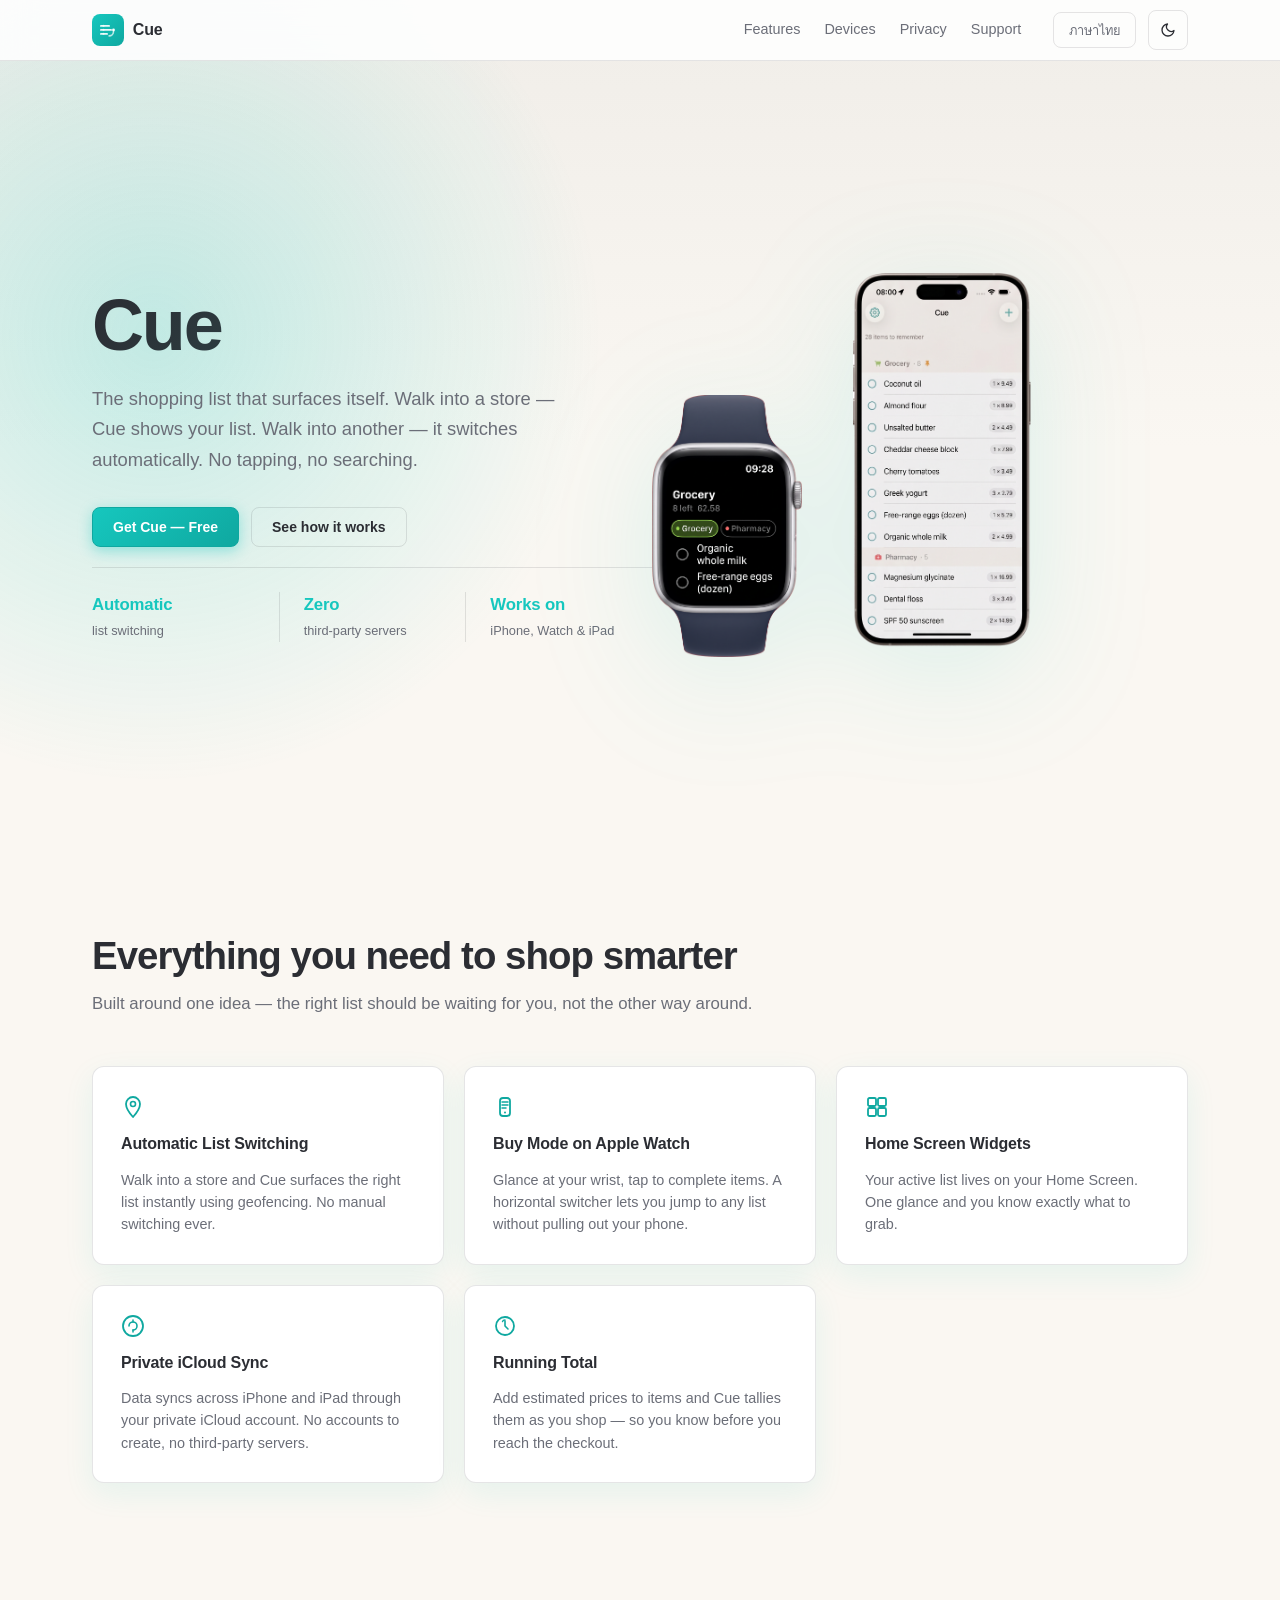
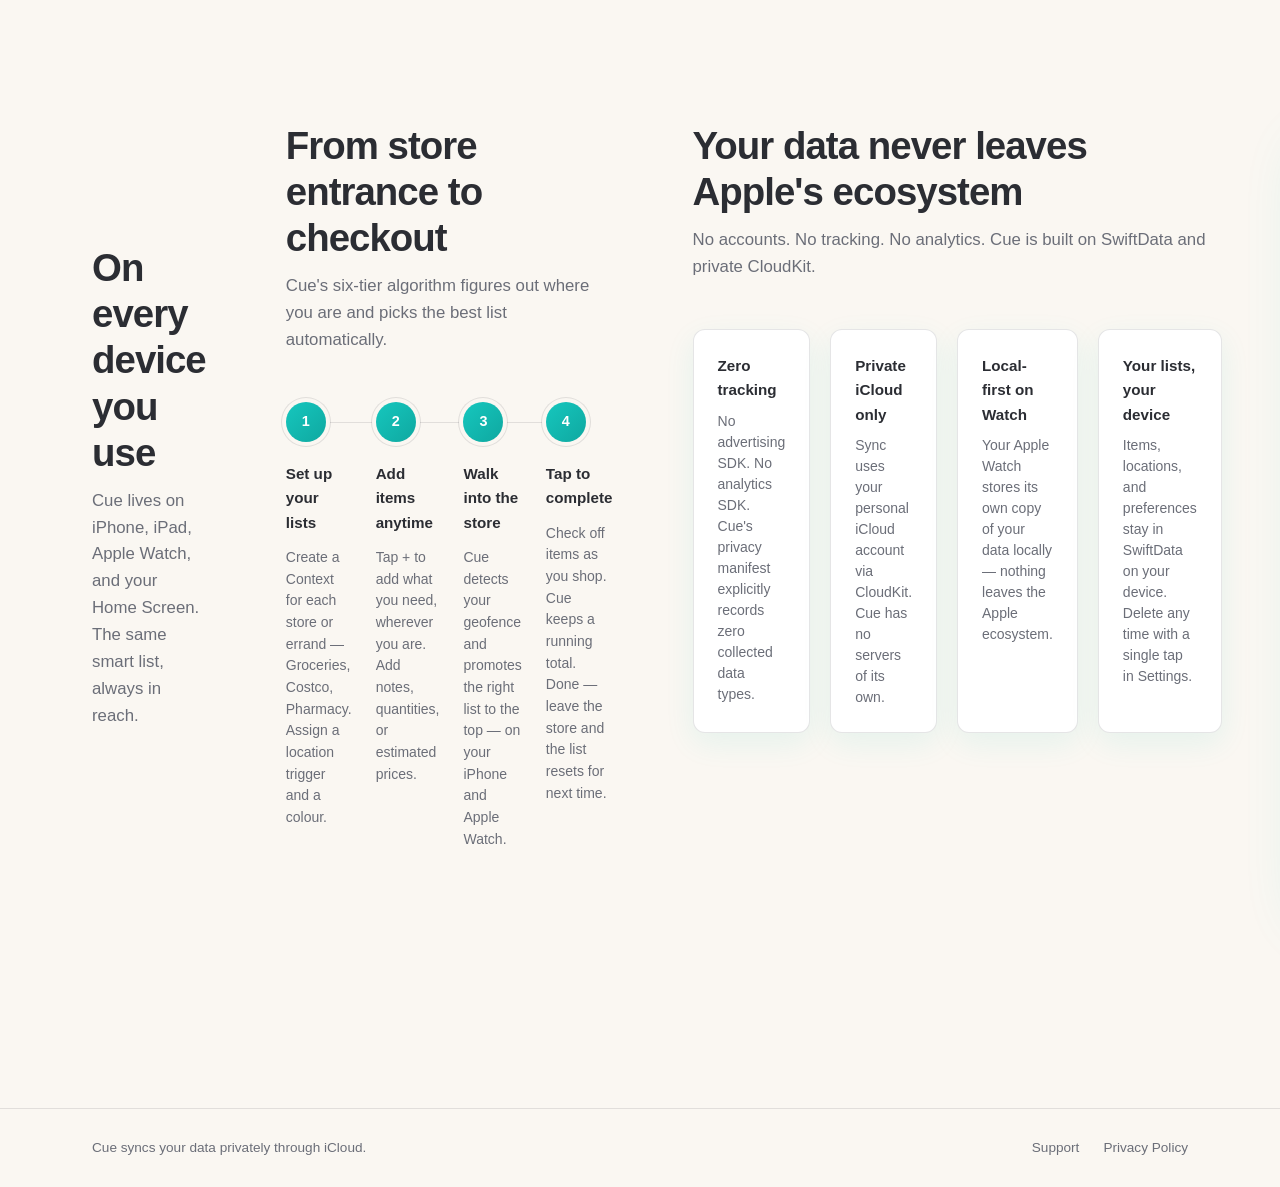
<file: index.html>
<!doctype html>
<html lang="en">
<head>
  <meta charset="utf-8">
  <meta name="viewport" content="width=device-width, initial-scale=1">
  <meta name="description" content="Cue automatically surfaces the right shopping list the moment you walk into a store — no searching, no switching, just buy.">
  <title>Cue | The list that knows where you are.</title>
  <link rel="stylesheet" href="assets/styles.css">
  <script>
    (function() {
      var root = document.documentElement;
      var saved = localStorage.getItem("cue-theme");
      var prefersDark = window.matchMedia("(prefers-color-scheme: dark)").matches;
      root.dataset.theme = saved || (prefersDark ? "dark" : "light");
    })();
  </script>
</head>
<body>
  <a class="skip-link" href="#main">Skip to content</a>

  <!-- 1. HEADER / NAV -->
  <header class="site-header">
    <nav class="nav" aria-label="Primary navigation">
      <a class="brand" href="index.html" aria-label="Cue home">
        <span class="brand-mark" aria-hidden="true">
          <svg width="22" height="22" viewBox="0 0 22 22" fill="none" xmlns="http://www.w3.org/2000/svg" aria-hidden="true">
            <rect x="3" y="6" width="10" height="1.8" rx="0.9" fill="currentColor" opacity="0.9"/>
            <circle cx="6.5" cy="6.9" r="1.1" fill="currentColor" opacity="0.5"/>
            <rect x="3" y="10" width="12" height="1.8" rx="0.9" fill="currentColor" opacity="0.9"/>
            <circle cx="6.5" cy="10.9" r="1.1" fill="currentColor" opacity="0.5"/>
            <rect x="3" y="14" width="8" height="1.8" rx="0.9" fill="currentColor" opacity="0.9"/>
            <circle cx="6.5" cy="14.9" r="1.1" fill="currentColor" opacity="0.5"/>
            <path d="M16.5 12.5 C16.5 14.9 14.5 16.9 12.1 16.9" stroke="currentColor" stroke-width="1.6" stroke-linecap="round" opacity="0.7"/>
            <circle cx="16.5" cy="11" r="1.4" fill="currentColor"/>
          </svg>
        </span>
        <span>Cue</span>
      </a>
      <div class="nav-links">
        <a href="#features" data-i18n="navFeatures">Features</a>
        <a href="#devices" data-i18n="navDevices">Devices</a>
        <a href="#privacy" data-i18n="navPrivacy">Privacy</a>
        <a href="Docs/Support.html" data-i18n="navSupport">Support</a>
      </div>
      <div class="nav-actions">
        <button class="language-toggle" type="button" data-lang-toggle data-i18n="langLabel">ภาษาไทย</button>
        <button class="icon-button" type="button" data-theme-toggle data-i18n-aria="themeLabel" aria-label="Toggle theme">
          <!-- icon injected by JS -->
        </button>
      </div>
    </nav>
  </header>

  <main id="main">

    <!-- 2. HERO -->
    <section class="hero" aria-labelledby="hero-title">
      <div class="hero-copy">
        <h1 id="hero-title" data-i18n="heroTitle">Cue</h1>
        <p data-i18n="heroBody">The shopping list that surfaces itself. Walk into a store — Cue shows your list. Walk into another — it switches automatically. No tapping, no searching.</p>
        <div class="hero-actions">
          <a class="button primary" href="#download" data-i18n="heroCta">Get Cue</a>
          <a class="button secondary" href="#workflow" data-i18n="heroSecondary">See how it works</a>
        </div>
        
        <div class="hero-proof" aria-label="Product highlights">
          <div class="proof-item">
            <strong data-i18n="proofOneValue">Automatic</strong>
            <span data-i18n="proofOneLabel">list switching</span>
          </div>
          <div class="proof-item">
            <strong data-i18n="proofTwoValue">Zero</strong>
            <span data-i18n="proofTwoLabel">third-party servers</span>
          </div>
          <div class="proof-item">
            <strong data-i18n="proofThreeValue">Works on</strong>
            <span data-i18n="proofThreeLabel">iPhone, Watch &amp; iPad</span>
          </div>
        </div>
      </div>
      <div class="hero-mockup" aria-label="Cue app preview">
        <!-- iPhone (anchor, portrait) -->
        <img src="assets/images/cue iphone image.png"
             alt="Cue shopping list on iPhone"
             class="hero-iphone">
        <!-- Apple Watch (overlaid bottom-left of iPhone) -->
        <img src="assets/images/cue watch image.png"
             alt="Cue on Apple Watch"
             class="hero-watch">
      </div>
    </section>

    <!-- 3. FEATURES GRID -->
    <section class="section" id="features" aria-labelledby="features-title">
      <div class="section-header">
        <h2 id="features-title" data-i18n="featuresTitle">Everything you need to shop smarter</h2>
        <p data-i18n="featuresBody">Built around one idea — the right list should be waiting for you, not the other way around.</p>
      </div>
      <div class="feature-grid">

        <article class="feature-card">
          <svg class="feature-icon" width="24" height="24" viewBox="0 0 24 24" fill="none" aria-hidden="true">
            <path d="M12 2C8.13 2 5 5.13 5 9c0 5.25 7 13 7 13s7-7.75 7-13c0-3.87-3.13-7-7-7z" stroke="currentColor" stroke-width="1.8" stroke-linejoin="round"/>
            <circle cx="12" cy="9" r="2.5" stroke="currentColor" stroke-width="1.6"/>
          </svg>
          <h3 data-i18n="featureOneTitle">Automatic List Switching</h3>
          <p data-i18n="featureOneBody">Walk into a store and Cue surfaces the right list instantly using geofencing. No manual switching ever.</p>
        </article>

        <article class="feature-card">
          <svg class="feature-icon" width="24" height="24" viewBox="0 0 24 24" fill="none" aria-hidden="true">
            <rect x="7" y="3" width="10" height="18" rx="3" stroke="currentColor" stroke-width="1.8"/>
            <path d="M9 7h6M9 10h6M9 13h4" stroke="currentColor" stroke-width="1.5" stroke-linecap="round"/>
            <circle cx="12" cy="17.5" r="1" fill="currentColor"/>
          </svg>
          <h3 data-i18n="featureTwoTitle">Buy Mode on Apple Watch</h3>
          <p data-i18n="featureTwoBody">Glance at your wrist, tap to complete items. A horizontal switcher lets you jump to any list without pulling out your phone.</p>
        </article>

        <!-- <article class="feature-card">
          <svg class="feature-icon" width="24" height="24" viewBox="0 0 24 24" fill="none" aria-hidden="true">
            <path d="M12 1v4M12 19v4M4.22 4.22l2.83 2.83M16.95 16.95l2.83 2.83M1 12h4M19 12h4M4.22 19.78l2.83-2.83M16.95 7.05l2.83-2.83" stroke="currentColor" stroke-width="1.6" stroke-linecap="round"/>
            <circle cx="12" cy="12" r="4" stroke="currentColor" stroke-width="1.8"/>
          </svg>
          <h3 data-i18n="featureThreeTitle">Voice Capture</h3>
          <p data-i18n="featureThreeBody">Dictate new items directly from your Apple Watch using Voice Capture. Hands are full? Just say it.</p>
        </article> -->

        <article class="feature-card">
          <svg class="feature-icon" width="24" height="24" viewBox="0 0 24 24" fill="none" aria-hidden="true">
            <rect x="3" y="3" width="8" height="8" rx="1.5" stroke="currentColor" stroke-width="1.8"/>
            <rect x="13" y="3" width="8" height="8" rx="1.5" stroke="currentColor" stroke-width="1.8"/>
            <rect x="3" y="13" width="8" height="8" rx="1.5" stroke="currentColor" stroke-width="1.8"/>
            <rect x="13" y="13" width="8" height="8" rx="1.5" stroke="currentColor" stroke-width="1.8"/>
          </svg>
          <h3 data-i18n="featureFourTitle">Home Screen Widgets</h3>
          <p data-i18n="featureFourBody">Your active list lives on your Home Screen. One glance and you know exactly what to grab.</p>
        </article>

        <article class="feature-card">
          <svg class="feature-icon" width="24" height="24" viewBox="0 0 24 24" fill="none" aria-hidden="true">
            <path d="M12 2C6.48 2 2 6.48 2 12s4.48 10 10 10 10-4.48 10-10S17.52 2 12 2z" stroke="currentColor" stroke-width="1.8"/>
            <path d="M8 12c0-2.21 1.79-4 4-4s4 1.79 4 4-1.79 4-4 4" stroke="currentColor" stroke-width="1.6" stroke-linecap="round"/>
            <path d="M12 8V6M12 18v-2" stroke="currentColor" stroke-width="1.5" stroke-linecap="round"/>
          </svg>
          <h3 data-i18n="featureFiveTitle">Private iCloud Sync</h3>
          <p data-i18n="featureFiveBody">Data syncs across iPhone and iPad through your private iCloud account. No accounts to create, no third-party servers.</p>
        </article>

        <article class="feature-card">
          <svg class="feature-icon" width="24" height="24" viewBox="0 0 24 24" fill="none" aria-hidden="true">
            <circle cx="12" cy="12" r="9" stroke="currentColor" stroke-width="1.8"/>
            <path d="M12 7v5l3 3" stroke="currentColor" stroke-width="1.6" stroke-linecap="round" stroke-linejoin="round"/>
            <path d="M9.5 7.5 C9.5 7.5 10 6 12 6" stroke="currentColor" stroke-width="1.4" stroke-linecap="round"/>
          </svg>
          <h3 data-i18n="featureSixTitle">Running Total</h3>
          <p data-i18n="featureSixBody">Add estimated prices to items and Cue tallies them as you shop — so you know before you reach the checkout.</p>
        </article>

      </div>
    </section>

    <!-- 4. DEVICES / PLATFORM BAND -->
    <section class="section" id="devices" aria-labelledby="devices-title">
      <div class="device-band">
        <div class="section-header">
          <h2 id="devices-title" data-i18n="devicesTitle">On every device you use</h2>
          <p data-i18n="devicesBody">Cue lives on iPhone, iPad, Apple Watch, and your Home Screen. The same smart list, always in reach.</p>
        </div>
        <div class="device-triptych" aria-hidden="true">

          <!-- iPhone panel -->
          <!-- <div class="device-panel iphone-panel">
            <div class="device-panel-label">iPhone</div>
            <div class="dp-list-name">Groceries</div>
            <ul class="dp-list">
              <li><span class="dp-check"></span><span>Oat milk</span></li>
              <li><span class="dp-check active"></span><span>Sourdough bread</span></li>
              <li><span class="dp-check"></span><span>Cherry tomatoes</span></li>
            </ul>
            <div class="dp-switch-row">
              <span class="dp-pill active">Groceries</span>
              <span class="dp-pill">Costco</span>
              <span class="dp-pill">Pharmacy</span>
            </div>
          </div> -->

          <!-- Apple Watch panel -->
          <!-- <div class="device-panel watch-panel">
            <div class="device-panel-label">Apple Watch</div>
            <div class="watch-screen">
              <div class="watch-title">Buy Mode</div>
              <div class="watch-item">
                <div class="watch-ring">
                  <svg viewBox="0 0 28 28" fill="none" xmlns="http://www.w3.org/2000/svg">
                    <circle cx="14" cy="14" r="11" stroke="rgba(255,255,255,0.15)" stroke-width="3"/>
                    <circle cx="14" cy="14" r="11" stroke="#16C7BE" stroke-width="3" stroke-dasharray="55 15" stroke-linecap="round" transform="rotate(-90 14 14)"/>
                  </svg>
                </div>
                <span>Sparkling water</span>
              </div>
              <div class="watch-item">
                <div class="watch-ring">
                  <svg viewBox="0 0 28 28" fill="none" xmlns="http://www.w3.org/2000/svg">
                    <circle cx="14" cy="14" r="11" stroke="rgba(255,255,255,0.15)" stroke-width="3"/>
                    <circle cx="14" cy="14" r="11" stroke="#16C7BE" stroke-width="3" stroke-dasharray="69 1" stroke-linecap="round" transform="rotate(-90 14 14)"/>
                  </svg>
                </div>
                <span>Greek yogurt</span>
              </div>
              <div class="watch-mic">
                <svg width="14" height="14" viewBox="0 0 24 24" fill="none">
                  <rect x="9" y="2" width="6" height="12" rx="3" stroke="white" stroke-width="1.8"/>
                  <path d="M5 10c0 3.87 3.13 7 7 7s7-3.13 7-7" stroke="white" stroke-width="1.6" stroke-linecap="round"/>
                  <path d="M12 17v3" stroke="white" stroke-width="1.6" stroke-linecap="round"/>
                </svg>
              </div>
            </div>
          </div> -->

          <!-- Widget panel -->
          <!-- <div class="device-panel widget-panel">
            <div class="device-panel-label">Widget</div>
            <div class="widget-card">
              <div class="widget-icon">
                <svg width="20" height="20" viewBox="0 0 22 22" fill="none" xmlns="http://www.w3.org/2000/svg">
                  <rect x="3" y="6" width="10" height="1.8" rx="0.9" fill="white" opacity="0.9"/>
                  <rect x="3" y="10" width="12" height="1.8" rx="0.9" fill="white" opacity="0.9"/>
                  <rect x="3" y="14" width="8" height="1.8" rx="0.9" fill="white" opacity="0.9"/>
                  <circle cx="16.5" cy="11" r="1.4" fill="white"/>
                </svg>
              </div>
              <div class="widget-title">Groceries</div>
              <div class="widget-count">3 items remaining</div>
              <div class="widget-items">
                <span>Cherry tomatoes</span>
                <span>Greek yogurt</span>
                <span>Sparkling water</span>
              </div>
            </div>
          </div>

        </div>
      </div>
    </section> -->

    <!-- 5. HOW IT WORKS (TIMELINE) -->
    <section class="section" id="workflow" aria-labelledby="workflow-title">
      <div class="section-header">
        <h2 id="workflow-title" data-i18n="workflowTitle">From store entrance to checkout</h2>
        <p data-i18n="workflowBody">Cue's six-tier algorithm figures out where you are and picks the best list automatically.</p>
      </div>
      <div class="timeline">
        <article class="timeline-item">
          <span class="number">1</span>
          <h3 data-i18n="stepOneTitle">Set up your lists</h3>
          <p data-i18n="stepOneBody">Create a Context for each store or errand — Groceries, Costco, Pharmacy. Assign a location trigger and a colour.</p>
        </article>
        <article class="timeline-item">
          <span class="number">2</span>
          <h3 data-i18n="stepTwoTitle">Add items anytime</h3>
          <p data-i18n="stepTwoBody">Tap + to add what you need, wherever you are. Add notes, quantities, or estimated prices.</p>
        </article>
        <article class="timeline-item">
          <span class="number">3</span>
          <h3 data-i18n="stepThreeTitle">Walk into the store</h3>
          <p data-i18n="stepThreeBody">Cue detects your geofence and promotes the right list to the top — on your iPhone and Apple Watch.</p>
        </article>
        <article class="timeline-item">
          <span class="number">4</span>
          <h3 data-i18n="stepFourTitle">Tap to complete</h3>
          <p data-i18n="stepFourBody">Check off items as you shop. Cue keeps a running total. Done — leave the store and the list resets for next time.</p>
        </article>
      </div>
    </section>

    <!-- 6. PRIVACY / TRUST STRIP -->
    <section class="section" id="privacy" aria-labelledby="privacy-title">
      <div class="section-header">
        <h2 id="privacy-title" data-i18n="privacyTitle">Your data never leaves Apple's ecosystem</h2>
        <p data-i18n="privacyBody">No accounts. No tracking. No analytics. Cue is built on SwiftData and private CloudKit.</p>
      </div>
      <div class="privacy-strip">
        <article class="privacy-item">
          <h3 data-i18n="privacyOneTitle">Zero tracking</h3>
          <p data-i18n="privacyOneBody">No advertising SDK. No analytics SDK. Cue's privacy manifest explicitly records zero collected data types.</p>
        </article>
        <article class="privacy-item">
          <h3 data-i18n="privacyTwoTitle">Private iCloud only</h3>
          <p data-i18n="privacyTwoBody">Sync uses your personal iCloud account via CloudKit. Cue has no servers of its own.</p>
        </article>
        <article class="privacy-item">
          <h3 data-i18n="privacyThreeTitle">Local-first on Watch</h3>
          <p data-i18n="privacyThreeBody">Your Apple Watch stores its own copy of your data locally — nothing leaves the Apple ecosystem.</p>
        </article>
        <article class="privacy-item">
          <h3 data-i18n="privacyFourTitle">Your lists, your device</h3>
          <p data-i18n="privacyFourBody">Items, locations, and preferences stay in SwiftData on your device. Delete any time with a single tap in Settings.</p>
        </article>
      </div>
    </section>

    <!-- 7. DOWNLOAD / FINAL CTA -->
    <section class="section" id="download" aria-labelledby="download-title">
      <div class="download-band">
        <div>
          <h2 id="download-title" data-i18n="finalTitle">Your list, ready when you walk in the door.</h2>
          <p data-i18n="finalBody">Cue is free and works entirely within your Apple ecosystem. Available for iPhone, iPad, and Apple Watch.</p>
        </div>
        <div class="hero-actions">
          <a class="button primary" href="#" data-i18n="finalCta">Download on the App Store</a>
          <a class="button secondary" href="Docs/Support.html" data-i18n="finalSupport">Read support docs</a>
        </div>
      </div>
    </section>

  </main>

  <!-- 8. FOOTER -->
  <footer class="site-footer">
    <div class="footer-inner">
      <span data-i18n="footerTagline">Cue syncs your data privately through iCloud.</span>
      <div class="footer-links">
        <a href="Docs/Support.html" data-i18n="navSupport">Support</a>
        <a href="Docs/Privacy.html" data-i18n="navDocsPrivacy">Privacy Policy</a>
      </div>
    </div>
  </footer>

  <script src="assets/site.js"></script>
</body>
</html>
</file>
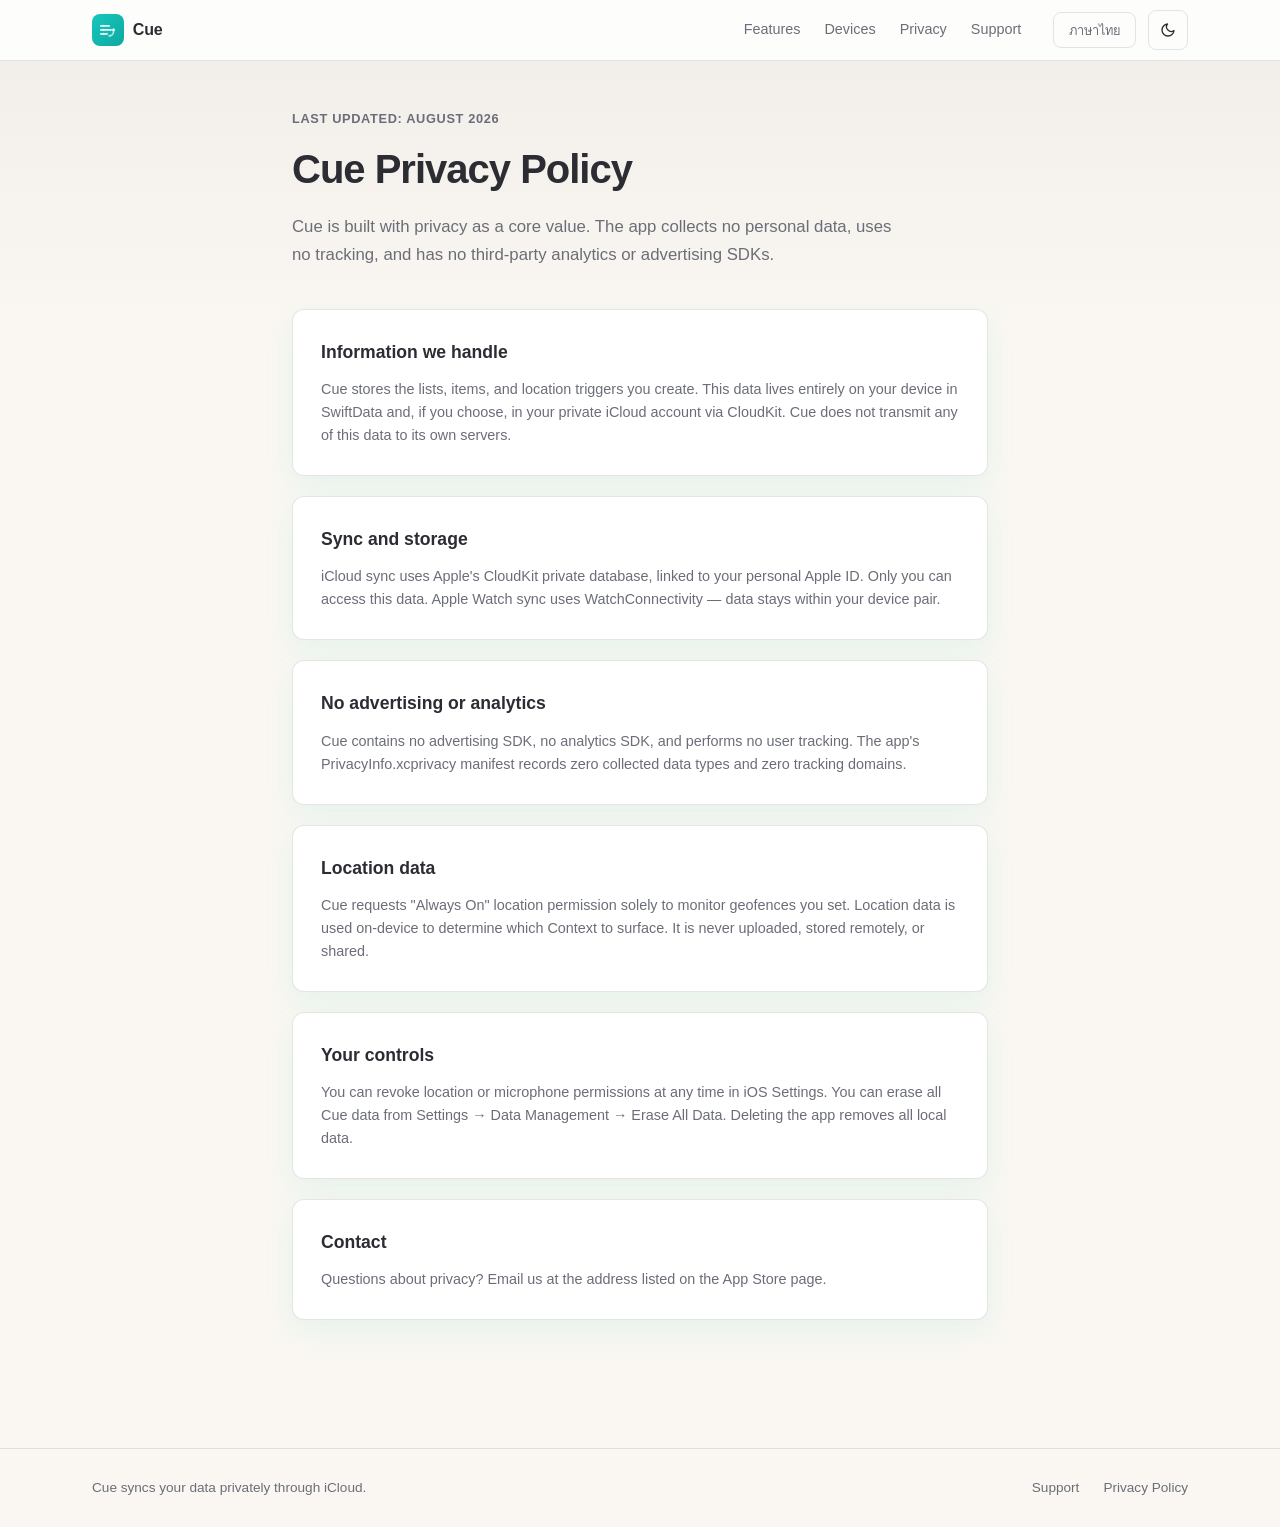
<file: Docs/Privacy.html>
<!doctype html>
<html lang="en">
<head>
  <meta charset="utf-8">
  <meta name="viewport" content="width=device-width, initial-scale=1">
  <meta name="description" content="Cue Privacy Policy — no tracking, no third-party servers, your data stays in Apple's ecosystem.">
  <title>Cue | Privacy Policy</title>
  <link rel="stylesheet" href="../assets/styles.css">
  <script>
    (function() {
      var root = document.documentElement;
      var saved = localStorage.getItem("cue-theme");
      var prefersDark = window.matchMedia("(prefers-color-scheme: dark)").matches;
      root.dataset.theme = saved || (prefersDark ? "dark" : "light");
    })();
  </script>
</head>
<body class="docs-page">
  <a class="skip-link" href="#main">Skip to content</a>

  <header class="site-header">
    <nav class="nav" aria-label="Primary navigation">
      <a class="brand" href="../index.html" aria-label="Cue home">
        <span class="brand-mark" aria-hidden="true">
          <svg width="22" height="22" viewBox="0 0 22 22" fill="none" xmlns="http://www.w3.org/2000/svg" aria-hidden="true">
            <rect x="3" y="6" width="10" height="1.8" rx="0.9" fill="currentColor" opacity="0.9"/>
            <circle cx="6.5" cy="6.9" r="1.1" fill="currentColor" opacity="0.5"/>
            <rect x="3" y="10" width="12" height="1.8" rx="0.9" fill="currentColor" opacity="0.9"/>
            <circle cx="6.5" cy="10.9" r="1.1" fill="currentColor" opacity="0.5"/>
            <rect x="3" y="14" width="8" height="1.8" rx="0.9" fill="currentColor" opacity="0.9"/>
            <circle cx="6.5" cy="14.9" r="1.1" fill="currentColor" opacity="0.5"/>
            <path d="M16.5 12.5 C16.5 14.9 14.5 16.9 12.1 16.9" stroke="currentColor" stroke-width="1.6" stroke-linecap="round" opacity="0.7"/>
            <circle cx="16.5" cy="11" r="1.4" fill="currentColor"/>
          </svg>
        </span>
        <span>Cue</span>
      </a>
      <div class="nav-links">
        <a href="../index.html#features" data-i18n="navFeatures">Features</a>
        <a href="../index.html#devices" data-i18n="navDevices">Devices</a>
        <a href="../index.html#privacy" data-i18n="navPrivacy">Privacy</a>
        <a href="Support.html" data-i18n="navSupport">Support</a>
      </div>
      <div class="nav-actions">
        <button class="language-toggle" type="button" data-lang-toggle data-i18n="langLabel">ภาษาไทย</button>
        <button class="icon-button" type="button" data-theme-toggle data-i18n-aria="themeLabel" aria-label="Toggle theme"></button>
      </div>
    </nav>
  </header>

  <main id="main" class="docs-shell">
    <span class="doc-meta" data-i18n="privacyDocUpdated">Last updated: August 2026</span>
    <h1 data-i18n="privacyDocTitle">Cue Privacy Policy</h1>
    <p class="docs-lead" data-i18n="privacyDocLead">Cue is built with privacy as a core value. The app collects no personal data, uses no tracking, and has no third-party analytics or advertising SDKs.</p>

    <div class="docs-grid">

      <section class="support-card" aria-labelledby="collect-title">
        <h2 id="collect-title" data-i18n="privacyCollectTitle">Information we handle</h2>
        <p data-i18n="privacyCollectBody">Cue stores the lists, items, and location triggers you create. This data lives entirely on your device in SwiftData and, if you choose, in your private iCloud account via CloudKit. Cue does not transmit any of this data to its own servers.</p>
      </section>

      <section class="support-card" aria-labelledby="storage-title">
        <h2 id="storage-title" data-i18n="privacyStorageTitle">Sync and storage</h2>
        <p data-i18n="privacyStorageBody">iCloud sync uses Apple's CloudKit private database, linked to your personal Apple ID. Only you can access this data. Apple Watch sync uses WatchConnectivity — data stays within your device pair.</p>
      </section>

      <section class="support-card" aria-labelledby="noads-title">
        <h2 id="noads-title" data-i18n="privacyNoAdsTitle">No advertising or analytics</h2>
        <p data-i18n="privacyNoAdsBody">Cue contains no advertising SDK, no analytics SDK, and performs no user tracking. The app's PrivacyInfo.xcprivacy manifest records zero collected data types and zero tracking domains.</p>
      </section>

      <section class="support-card" aria-labelledby="location-title">
        <h2 id="location-title" data-i18n="privacyLocationTitle">Location data</h2>
        <p data-i18n="privacyLocationBody">Cue requests "Always On" location permission solely to monitor geofences you set. Location data is used on-device to determine which Context to surface. It is never uploaded, stored remotely, or shared.</p>
      </section>

      <section class="support-card" aria-labelledby="controls-title">
        <h2 id="controls-title" data-i18n="privacyControlsTitle">Your controls</h2>
        <p data-i18n="privacyControlsBody">You can revoke location or microphone permissions at any time in iOS Settings. You can erase all Cue data from Settings → Data Management → Erase All Data. Deleting the app removes all local data.</p>
      </section>

      <section class="support-card" aria-labelledby="privacy-contact-title">
        <h2 id="privacy-contact-title" data-i18n="privacyContactTitle">Contact</h2>
        <p data-i18n="privacyContactBody">cueapp247@gmail.com</p>
      </section>

    </div>
  </main>

  <footer class="site-footer">
    <div class="footer-inner">
      <span data-i18n="footerTagline">Cue syncs your data privately through iCloud.</span>
      <div class="footer-links">
        <a href="Support.html" data-i18n="navSupport">Support</a>
        <a href="Privacy.html" data-i18n="navDocsPrivacy">Privacy Policy</a>
      </div>
    </div>
  </footer>

  <script src="../assets/site.js"></script>
</body>
</html>
</file>
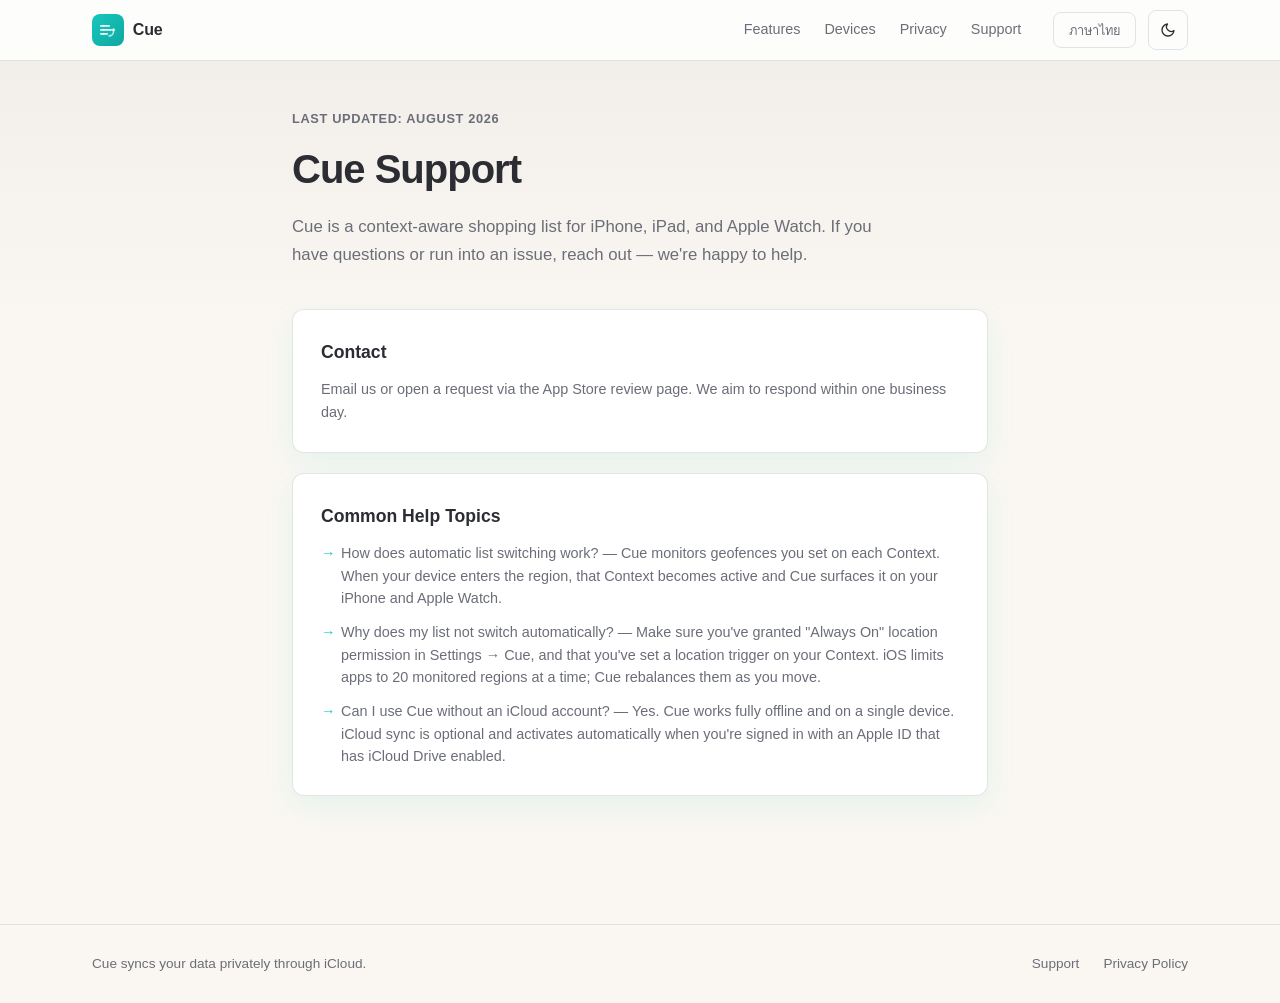
<file: Docs/Support.html>
<!doctype html>
<html lang="en">
<head>
  <meta charset="utf-8">
  <meta name="viewport" content="width=device-width, initial-scale=1">
  <meta name="description" content="Cue Support — get help with your context-aware shopping list app.">
  <title>Cue | Support</title>
  <link rel="stylesheet" href="../assets/styles.css">
  <script>
    (function() {
      var root = document.documentElement;
      var saved = localStorage.getItem("cue-theme");
      var prefersDark = window.matchMedia("(prefers-color-scheme: dark)").matches;
      root.dataset.theme = saved || (prefersDark ? "dark" : "light");
    })();
  </script>
</head>
<body class="docs-page">
  <a class="skip-link" href="#main">Skip to content</a>

  <header class="site-header">
    <nav class="nav" aria-label="Primary navigation">
      <a class="brand" href="../index.html" aria-label="Cue home">
        <span class="brand-mark" aria-hidden="true">
          <svg width="22" height="22" viewBox="0 0 22 22" fill="none" xmlns="http://www.w3.org/2000/svg" aria-hidden="true">
            <rect x="3" y="6" width="10" height="1.8" rx="0.9" fill="currentColor" opacity="0.9"/>
            <circle cx="6.5" cy="6.9" r="1.1" fill="currentColor" opacity="0.5"/>
            <rect x="3" y="10" width="12" height="1.8" rx="0.9" fill="currentColor" opacity="0.9"/>
            <circle cx="6.5" cy="10.9" r="1.1" fill="currentColor" opacity="0.5"/>
            <rect x="3" y="14" width="8" height="1.8" rx="0.9" fill="currentColor" opacity="0.9"/>
            <circle cx="6.5" cy="14.9" r="1.1" fill="currentColor" opacity="0.5"/>
            <path d="M16.5 12.5 C16.5 14.9 14.5 16.9 12.1 16.9" stroke="currentColor" stroke-width="1.6" stroke-linecap="round" opacity="0.7"/>
            <circle cx="16.5" cy="11" r="1.4" fill="currentColor"/>
          </svg>
        </span>
        <span>Cue</span>
      </a>
      <div class="nav-links">
        <a href="../index.html#features" data-i18n="navFeatures">Features</a>
        <a href="../index.html#devices" data-i18n="navDevices">Devices</a>
        <a href="../index.html#privacy" data-i18n="navPrivacy">Privacy</a>
        <a href="Support.html" data-i18n="navSupport">Support</a>
      </div>
      <div class="nav-actions">
        <button class="language-toggle" type="button" data-lang-toggle data-i18n="langLabel">ภาษาไทย</button>
        <button class="icon-button" type="button" data-theme-toggle data-i18n-aria="themeLabel" aria-label="Toggle theme"></button>
      </div>
    </nav>
  </header>

  <main id="main" class="docs-shell">
    <span class="doc-meta" data-i18n="supportUpdated">Last updated: August 2026</span>
    <h1 data-i18n="supportTitle">Cue Support</h1>
    <p class="docs-lead" data-i18n="supportLead">Cue is a context-aware shopping list for iPhone, iPad, and Apple Watch. If you have questions or run into an issue, reach out — we're happy to help.</p>

    <div class="docs-grid">

      <section class="support-card" aria-labelledby="contact-title">
        <h2 id="contact-title" data-i18n="supportContactTitle">Contact</h2>
        <p data-i18n="supportContactBody">cueapp247@gmail.com</p>
      </section>

      <section class="support-card" aria-labelledby="faq-title">
        <h2 id="faq-title" data-i18n="supportFaqTitle">Common Help Topics</h2>
        <ul>
          <li data-i18n="supportFaqOne">How does automatic list switching work? — Cue monitors geofences you set on each Context. When your device enters the region, that Context becomes active and Cue surfaces it on your iPhone and Apple Watch.</li>
          <li data-i18n="supportFaqTwo">Why does my list not switch automatically? — Make sure you've granted "Always On" location permission in Settings → Cue, and that you've set a location trigger on your Context. iOS limits apps to 20 monitored regions at a time; Cue rebalances them as you move.</li>
          <!-- <li data-i18n="supportFaqThree">How do I add items from my Apple Watch? — Open Cue on your Watch, tap the mic icon, and dictate your item using Voice Capture. Microphone and speech recognition permissions are required.</li> -->
          <li data-i18n="supportFaqFour">Can I use Cue without an iCloud account? — Yes. Cue works fully offline and on a single device. iCloud sync is optional and activates automatically when you're signed in with an Apple ID that has iCloud Drive enabled.</li>
        </ul>
      </section>

    </div>
  </main>

  <footer class="site-footer">
    <div class="footer-inner">
      <span data-i18n="footerTagline">Cue syncs your data privately through iCloud.</span>
      <div class="footer-links">
        <a href="Support.html" data-i18n="navSupport">Support</a>
        <a href="Privacy.html" data-i18n="navDocsPrivacy">Privacy Policy</a>
      </div>
    </div>
  </footer>

  <script src="../assets/site.js"></script>
</body>
</html>
</file>
<file: assets/styles.css>
/* ============================================================
   CUE — Design System
   ============================================================ */

/* ------------------------------------------------------------
   1. CSS Custom Properties
   ------------------------------------------------------------ */
:root {
  color-scheme: light;

  /* Backgrounds */
  --bg: #FAF7F2;
  --bg-strong: #F0EDE8;
  --surface: #FFFFFF;
  --surface-soft: #F4F2EE;
  --surface-elevated: rgba(255, 255, 255, 0.86);

  /* Text */
  --text: #2B2D33;
  --muted: #6B6E78;
  --border: rgba(43, 45, 51, 0.12);

  /* Accent — teal */
  --accent: #16C7BE;
  --accent-strong: #0FA8A0;

  /* Semantic colors */
  --orange: #FF981A;
  --green: #34c759;
  --blue: #2D6DF6;
  --purple: #af52de;
  --amber: #f59e0b;
  --red: #ef4444;

  /* Elevation */
  --shadow: 0 22px 60px rgba(22, 199, 190, 0.14);
  --shadow-soft: 0 10px 30px rgba(22, 199, 190, 0.09);

  /* Shared */
  --radius: 8px;
  --max: 1160px;
}

:root[data-theme="dark"] {
  color-scheme: dark;

  --bg: #0F1115;
  --bg-strong: #12151A;
  --surface: #1B1E24;
  --surface-soft: #22262E;
  --surface-elevated: rgba(27, 30, 36, 0.86);

  --text: #E8E8EE;
  --muted: #8C8F9A;
  --border: rgba(232, 232, 238, 0.1);

  --accent: #1AD4CC;
  --accent-strong: #16C7BE;

  --shadow: 0 22px 60px rgba(26, 212, 204, 0.12);
  --shadow-soft: 0 10px 30px rgba(26, 212, 204, 0.08);
}

/* ------------------------------------------------------------
   2. Reset & Base
   ------------------------------------------------------------ */
*, *::before, *::after {
  box-sizing: border-box;
  margin: 0;
  padding: 0;
}

html {
  scroll-behavior: smooth;
  font-size: 16px;
}

body {
  font-family: -apple-system, BlinkMacSystemFont, "Segoe UI", Roboto, Helvetica, Arial, sans-serif;
  background: radial-gradient(circle at 12% 12%, color-mix(in srgb, var(--accent) 24%, transparent), transparent 28rem),
              linear-gradient(180deg, var(--bg-strong), var(--bg) 28rem);
  background-color: var(--bg);
  color: var(--text);
  min-height: 100vh;
  line-height: 1.6;
  -webkit-font-smoothing: antialiased;
}

body.docs-page {
  background: linear-gradient(180deg, var(--bg-strong), var(--bg) 20rem);
  background-color: var(--bg);
}

ul {
  list-style: none;
}

a {
  color: inherit;
  text-decoration: none;
}

img {
  max-width: 100%;
  height: auto;
  display: block;
}

/* Skip link */
.skip-link {
  position: absolute;
  top: -40px;
  left: 1rem;
  background: var(--accent);
  color: #fff;
  padding: 0.5rem 1rem;
  border-radius: var(--radius);
  font-size: 0.875rem;
  font-weight: 600;
  transition: top 0.2s;
  z-index: 1000;
}
.skip-link:focus {
  top: 0.75rem;
}

/* ------------------------------------------------------------
   3. Header / Nav
   ------------------------------------------------------------ */
.site-header {
  position: sticky;
  top: 0;
  z-index: 100;
  background: var(--surface-elevated);
  backdrop-filter: blur(16px);
  -webkit-backdrop-filter: blur(16px);
  border-bottom: 1px solid var(--border);
}

.nav {
  max-width: var(--max);
  margin: 0 auto;
  padding: 0 2rem;
  height: 60px;
  display: flex;
  align-items: center;
  gap: 2rem;
}

.brand {
  display: flex;
  align-items: center;
  gap: 0.55rem;
  font-weight: 700;
  font-size: 1rem;
  letter-spacing: -0.01em;
  flex-shrink: 0;
}

.brand-mark {
  width: 32px;
  height: 32px;
  border-radius: 8px;
  background: linear-gradient(135deg, var(--accent), var(--accent-strong));
  display: flex;
  align-items: center;
  justify-content: center;
  color: #fff;
  flex-shrink: 0;
}

.nav-links {
  display: flex;
  gap: 1.5rem;
  margin-left: auto;
}

.nav-links a {
  font-size: 0.9rem;
  color: var(--muted);
  transition: color 0.18s;
}
.nav-links a:hover {
  color: var(--text);
}

.nav-actions {
  display: flex;
  align-items: center;
  gap: 0.75rem;
  flex-shrink: 0;
}

/* ------------------------------------------------------------
   4. Buttons
   ------------------------------------------------------------ */
.button {
  display: inline-flex;
  align-items: center;
  justify-content: center;
  min-height: 40px;
  padding: 0 1.25rem;
  border-radius: var(--radius);
  font-size: 0.875rem;
  font-weight: 600;
  border: 1px solid transparent;
  cursor: pointer;
  transition: transform 0.15s, box-shadow 0.15s, border-color 0.15s, background 0.15s;
  white-space: nowrap;
  text-decoration: none;
}

.button.primary {
  background: linear-gradient(135deg, var(--accent), var(--accent-strong));
  color: #fff;
  border-color: var(--accent-strong);
  box-shadow: 0 4px 14px color-mix(in srgb, var(--accent) 40%, transparent);
}
.button.primary:hover {
  transform: translateY(-1px);
  box-shadow: 0 8px 20px color-mix(in srgb, var(--accent) 45%, transparent);
}

.button.secondary {
  background: transparent;
  color: var(--text);
  border-color: var(--border);
}
.button.secondary:hover {
  transform: translateY(-1px);
  border-color: var(--accent);
  color: var(--accent);
}

.icon-button {
  width: 40px;
  height: 40px;
  border-radius: var(--radius);
  border: 1px solid var(--border);
  background: transparent;
  color: var(--text);
  cursor: pointer;
  display: flex;
  align-items: center;
  justify-content: center;
  transition: transform 0.15s, border-color 0.15s;
}
.icon-button:hover {
  transform: translateY(-1px);
  border-color: var(--accent);
}

.language-toggle {
  min-height: 36px;
  padding: 0 0.9rem;
  border-radius: var(--radius);
  border: 1px solid var(--border);
  background: transparent;
  color: var(--muted);
  font-size: 0.8rem;
  font-weight: 500;
  cursor: pointer;
  transition: transform 0.15s, border-color 0.15s, color 0.15s;
}
.language-toggle:hover {
  transform: translateY(-1px);
  border-color: var(--accent);
  color: var(--accent);
}

/* ------------------------------------------------------------
   5. Hero
   ------------------------------------------------------------ */
.hero {
  max-width: var(--max);
  margin: 0 auto;
  padding: 5rem 2rem 4rem;
  display: flex;
  flex-direction: column;
  align-items: flex-start;
  gap: 3rem;
  min-height: 88vh;
}

@media (min-width: 768px) {
  .hero {
    flex-direction: row;
    align-items: center;
  }
  .hero-copy { flex: 1; }
  .hero-mockup { flex: 0 0 auto; }
}

.hero-copy {
  max-width: 560px;
}

.hero-copy h1 {
  font-size: clamp(2.8rem, 6vw, 4.5rem);
  font-weight: 800;
  letter-spacing: -0.03em;
  line-height: 1.05;
  margin-bottom: 1.25rem;
  background: linear-gradient(135deg, var(--text) 0%, color-mix(in srgb, var(--text) 70%, var(--accent)) 100%);
  -webkit-background-clip: text;
  -webkit-text-fill-color: transparent;
  background-clip: text;
}

.hero-copy > p {
  font-size: 1.15rem;
  color: var(--muted);
  line-height: 1.65;
  margin-bottom: 2rem;
  max-width: 480px;
}

.hero-actions {
  display: flex;
  gap: 0.75rem;
  flex-wrap: wrap;
  margin-bottom: 1.25rem;
}

.price-line {
  font-size: 0.85rem;
  color: var(--muted);
  margin-bottom: 2rem;
}

.hero-proof {
  display: grid;
  grid-template-columns: repeat(3, 1fr);
  gap: 0;
  border-top: 1px solid var(--border);
  padding-top: 1.5rem;
}

.proof-item {
  display: flex;
  flex-direction: column;
  gap: 0.15rem;
  padding-right: 1.5rem;
}
.proof-item + .proof-item {
  padding-left: 1.5rem;
  border-left: 1px solid var(--border);
}

.proof-item strong {
  font-size: 1.05rem;
  font-weight: 700;
  color: var(--accent);
  letter-spacing: -0.01em;
}

.proof-item span {
  font-size: 0.8rem;
  color: var(--muted);
}

/* Hero mockup float animation */
@media (prefers-reduced-motion: no-preference) {
  .hero-mockup {
    animation: lift 5s ease-in-out infinite;
  }
}

@keyframes lift {
  0%, 100% { transform: translateY(0); }
  50%       { transform: translateY(-10px); }
}

/* Device image mockup — iPhone is the anchor, Watch overlaps bottom-left */
.hero-mockup {
  position: relative;
  display: inline-block;
  width: 260px;
  flex-shrink: 0;
  filter: drop-shadow(var(--shadow));
  padding-left: 14%;   /* room for the watch that bleeds left */
}

/* iPhone — fills the container width */
.hero-iphone {
  display: block;
  width: 100%;
  height: auto;
  border-radius: 28px;
  position: relative;
  z-index: 1;
}

/* Watch — absolute, bottom-left, roughly 44% the iPhone width */
.hero-watch {
  position: absolute;
  width: 44%;
  height: auto;
  bottom: 0;
  left: -14%;          /* bleeds slightly past the left edge */
  z-index: 2;
  border-radius: 18px;
}

@media (min-width: 768px) {
  .hero-mockup { width: 300px; }
}

@media (min-width: 1024px) {
  .hero-mockup { width: 340px; }
}

/* ------------------------------------------------------------
   6. Sections
   ------------------------------------------------------------ */
.section {
  max-width: var(--max);
  margin: 0 auto;
  padding: 5rem 2rem;
}

.section-header {
  max-width: 680px;
  margin-bottom: 3rem;
}

.section-header h2 {
  font-size: clamp(1.6rem, 3.5vw, 2.4rem);
  font-weight: 750;
  letter-spacing: -0.025em;
  line-height: 1.2;
  margin-bottom: 0.75rem;
}

.section-header p {
  font-size: 1.05rem;
  color: var(--muted);
  line-height: 1.6;
}

/* ------------------------------------------------------------
   7. Feature Grid
   ------------------------------------------------------------ */
.feature-grid {
  display: grid;
  grid-template-columns: repeat(3, 1fr);
  gap: 1.25rem;
}

.feature-card {
  background: var(--surface);
  border: 1px solid var(--border);
  border-radius: calc(var(--radius) * 1.5);
  padding: 1.75rem;
  display: flex;
  flex-direction: column;
  gap: 0.75rem;
  box-shadow: var(--shadow-soft);
  transition: transform 0.2s, box-shadow 0.2s;
}

.feature-card:hover {
  transform: translateY(-2px);
  box-shadow: var(--shadow);
}

.feature-icon {
  color: var(--accent-strong);
  flex-shrink: 0;
}

.feature-card h3 {
  font-size: 1rem;
  font-weight: 650;
  letter-spacing: -0.01em;
}

.feature-card p {
  font-size: 0.9rem;
  color: var(--muted);
  line-height: 1.55;
}

/* ------------------------------------------------------------
   8. Device Band
   ------------------------------------------------------------ */
.device-band {
  display: grid;
  grid-template-columns: 1fr 1fr;
  gap: 3rem;
  align-items: center;
}

.device-triptych {
  display: flex;
  gap: 1rem;
  align-items: stretch;
}

/* Device panels */
.device-panel {
  flex: 1;
  background: var(--surface);
  border: 1px solid var(--border);
  border-radius: 18px;
  padding: 1.25rem;
  display: flex;
  flex-direction: column;
  gap: 0.75rem;
  min-width: 0;
  box-shadow: var(--shadow-soft);
}

.device-panel-label {
  font-size: 0.7rem;
  font-weight: 700;
  text-transform: uppercase;
  letter-spacing: 0.08em;
  color: var(--muted);
}

/* iPhone panel */
.iphone-panel .dp-list-name {
  font-size: 0.85rem;
  font-weight: 700;
  color: var(--text);
}

.dp-list {
  display: flex;
  flex-direction: column;
  gap: 6px;
}

.dp-list li {
  display: flex;
  align-items: center;
  gap: 8px;
  font-size: 0.78rem;
  color: var(--text);
}

.dp-check {
  width: 14px;
  height: 14px;
  border-radius: 50%;
  border: 1.5px solid var(--border);
  flex-shrink: 0;
}

.dp-check.active {
  background: var(--accent);
  border-color: var(--accent);
  position: relative;
}
.dp-check.active::after {
  content: '';
  position: absolute;
  top: 50%;
  left: 50%;
  width: 6px;
  height: 4px;
  border-left: 1.5px solid #fff;
  border-bottom: 1.5px solid #fff;
  transform: translate(-50%, -60%) rotate(-45deg);
}

.dp-switch-row {
  display: flex;
  gap: 5px;
  flex-wrap: wrap;
  margin-top: auto;
  padding-top: 0.5rem;
  border-top: 1px solid var(--border);
}

.dp-pill {
  font-size: 0.65rem;
  padding: 2px 8px;
  border-radius: 20px;
  border: 1px solid var(--border);
  color: var(--muted);
  white-space: nowrap;
}
.dp-pill.active {
  background: color-mix(in srgb, var(--accent) 15%, transparent);
  border-color: var(--accent);
  color: var(--accent);
  font-weight: 600;
}

/* Watch panel */
.watch-panel {
  background: #1B1E24;
  border-color: rgba(255,255,255,0.08);
}

.watch-panel .device-panel-label {
  color: rgba(255,255,255,0.4);
}

.watch-screen {
  flex: 1;
  display: flex;
  flex-direction: column;
  gap: 8px;
}

.watch-title {
  font-size: 0.72rem;
  font-weight: 700;
  color: rgba(255,255,255,0.5);
  text-transform: uppercase;
  letter-spacing: 0.06em;
}

.watch-item {
  display: flex;
  align-items: center;
  gap: 8px;
  font-size: 0.75rem;
  color: rgba(255,255,255,0.85);
}

.watch-ring {
  width: 28px;
  height: 28px;
  flex-shrink: 0;
}
.watch-ring svg {
  width: 100%;
  height: 100%;
}

.watch-mic {
  margin-top: auto;
  width: 28px;
  height: 28px;
  border-radius: 50%;
  background: color-mix(in srgb, #16C7BE 25%, transparent);
  display: flex;
  align-items: center;
  justify-content: center;
}

/* Widget panel */
.widget-card {
  flex: 1;
  background: linear-gradient(135deg, var(--accent), var(--accent-strong));
  border-radius: 12px;
  padding: 1rem;
  display: flex;
  flex-direction: column;
  gap: 4px;
  color: #fff;
}

.widget-icon {
  margin-bottom: 4px;
}

.widget-title {
  font-size: 0.85rem;
  font-weight: 700;
}

.widget-count {
  font-size: 0.7rem;
  opacity: 0.75;
}

.widget-items {
  margin-top: auto;
  display: flex;
  flex-direction: column;
  gap: 3px;
  font-size: 0.68rem;
  opacity: 0.85;
}

/* ------------------------------------------------------------
   9. Timeline
   ------------------------------------------------------------ */
.timeline {
  display: grid;
  grid-template-columns: repeat(4, 1fr);
  gap: 1.5rem;
  position: relative;
}

.timeline::before {
  content: '';
  position: absolute;
  top: 20px;
  left: calc(1.5rem / 2 + 20px);
  right: calc(1.5rem / 2 + 20px);
  height: 1px;
  background: var(--border);
}

.timeline-item {
  display: flex;
  flex-direction: column;
  gap: 0.75rem;
  position: relative;
  padding-top: 0;
}

.number {
  width: 40px;
  height: 40px;
  border-radius: 50%;
  background: linear-gradient(135deg, var(--accent), var(--accent-strong));
  color: #fff;
  font-size: 0.9rem;
  font-weight: 700;
  display: flex;
  align-items: center;
  justify-content: center;
  flex-shrink: 0;
  position: relative;
  z-index: 1;
  box-shadow: 0 0 0 4px var(--bg), 0 0 0 5px var(--border);
}

.timeline-item h3 {
  font-size: 0.95rem;
  font-weight: 650;
  margin-top: 0.5rem;
}

.timeline-item p {
  font-size: 0.875rem;
  color: var(--muted);
  line-height: 1.55;
}

/* ------------------------------------------------------------
   10. Privacy Strip
   ------------------------------------------------------------ */
.privacy-strip {
  display: grid;
  grid-template-columns: repeat(4, 1fr);
  gap: 1.25rem;
}

.privacy-item {
  background: var(--surface);
  border: 1px solid var(--border);
  border-radius: calc(var(--radius) * 1.5);
  padding: 1.5rem;
  box-shadow: var(--shadow-soft);
}

.privacy-item h3 {
  font-size: 0.95rem;
  font-weight: 650;
  margin-bottom: 0.5rem;
}

.privacy-item p {
  font-size: 0.875rem;
  color: var(--muted);
  line-height: 1.5;
}

/* ------------------------------------------------------------
   11. Download Band
   ------------------------------------------------------------ */
.download-band {
  background: var(--surface);
  border: 1px solid var(--border);
  border-radius: calc(var(--radius) * 2);
  padding: 3rem;
  display: grid;
  grid-template-columns: 1fr auto;
  gap: 2rem;
  align-items: center;
  box-shadow: var(--shadow);
  position: relative;
  overflow: hidden;
}

.download-band::before {
  content: '';
  position: absolute;
  top: -60px;
  right: -60px;
  width: 220px;
  height: 220px;
  background: radial-gradient(circle, color-mix(in srgb, var(--accent) 18%, transparent), transparent 70%);
  pointer-events: none;
}

.download-band h2 {
  font-size: clamp(1.3rem, 2.5vw, 1.9rem);
  font-weight: 750;
  letter-spacing: -0.02em;
  margin-bottom: 0.5rem;
}

.download-band p {
  font-size: 1rem;
  color: var(--muted);
}

/* ------------------------------------------------------------
   12. Footer
   ------------------------------------------------------------ */
.site-footer {
  border-top: 1px solid var(--border);
  margin-top: 3rem;
}

.footer-inner {
  max-width: var(--max);
  margin: 0 auto;
  padding: 1.75rem 2rem;
  display: flex;
  align-items: center;
  justify-content: space-between;
  gap: 2rem;
}

.footer-inner > span {
  font-size: 0.85rem;
  color: var(--muted);
}

.footer-links {
  display: flex;
  gap: 1.5rem;
}

.footer-links a {
  font-size: 0.85rem;
  color: var(--muted);
  transition: color 0.18s;
}
.footer-links a:hover {
  color: var(--accent);
}

/* ------------------------------------------------------------
   13. Docs Pages
   ------------------------------------------------------------ */
.docs-shell {
  max-width: 760px;
  margin: 0 auto;
  padding: 3rem 2rem 5rem;
}

.doc-meta {
  display: block;
  font-size: 0.8rem;
  color: var(--muted);
  margin-bottom: 0.5rem;
  text-transform: uppercase;
  letter-spacing: 0.05em;
  font-weight: 600;
}

.docs-shell h1 {
  font-size: clamp(1.8rem, 4vw, 2.5rem);
  font-weight: 800;
  letter-spacing: -0.025em;
  margin-bottom: 0.75rem;
}

.docs-lead {
  font-size: 1.05rem;
  color: var(--muted);
  line-height: 1.65;
  margin-bottom: 2.5rem;
  max-width: 600px;
}

.docs-grid {
  display: grid;
  gap: 1.25rem;
}

.support-card {
  background: var(--surface);
  border: 1px solid var(--border);
  border-radius: calc(var(--radius) * 1.5);
  padding: 1.75rem;
  box-shadow: var(--shadow-soft);
}

.support-card h2 {
  font-size: 1.1rem;
  font-weight: 700;
  margin-bottom: 0.75rem;
}

.support-card p {
  font-size: 0.9rem;
  color: var(--muted);
  line-height: 1.6;
}

.support-card ul {
  list-style: none;
  display: flex;
  flex-direction: column;
  gap: 0.75rem;
}

.support-card ul li {
  font-size: 0.9rem;
  color: var(--muted);
  line-height: 1.55;
  padding-left: 1.25rem;
  position: relative;
}

.support-card ul li::before {
  content: '→';
  position: absolute;
  left: 0;
  color: var(--accent);
  font-weight: 700;
}

/* ------------------------------------------------------------
   14. Responsive
   ------------------------------------------------------------ */
@media (max-width: 900px) {
  .nav {
    flex-wrap: wrap;
    height: auto;
    padding: 0.75rem 1.5rem;
    gap: 0.75rem;
  }

  .nav-links {
    order: 3;
    width: 100%;
    gap: 1rem;
    margin-left: 0;
    padding-bottom: 0.25rem;
  }

  .feature-grid {
    grid-template-columns: repeat(2, 1fr);
  }

  .device-band {
    grid-template-columns: 1fr;
  }

  .timeline {
    grid-template-columns: repeat(2, 1fr);
  }

  .timeline::before {
    display: none;
  }

  .privacy-strip {
    grid-template-columns: repeat(2, 1fr);
  }

  .download-band {
    grid-template-columns: 1fr;
  }
}

@media (max-width: 620px) {
  .hero {
    padding: 3rem 1.25rem 2.5rem;
    gap: 2rem;
    min-height: auto;
  }

  .section {
    padding: 3rem 1.25rem;
  }

  .feature-grid {
    grid-template-columns: 1fr;
  }

  .device-triptych {
    flex-direction: column;
  }

  .timeline {
    grid-template-columns: 1fr;
  }

  .privacy-strip {
    grid-template-columns: 1fr;
  }

  .hero-proof {
    grid-template-columns: 1fr;
    gap: 1rem;
  }

  .proof-item + .proof-item {
    padding-left: 0;
    border-left: none;
    border-top: 1px solid var(--border);
    padding-top: 1rem;
  }

  .download-band {
    padding: 2rem 1.25rem;
  }

  .footer-inner {
    flex-direction: column;
    align-items: flex-start;
    gap: 1rem;
  }
}

/* ------------------------------------------------------------
   15. Accessibility
   ------------------------------------------------------------ */
:focus-visible {
  outline: 2px solid var(--accent);
  outline-offset: 3px;
  border-radius: 4px;
}
</file>
